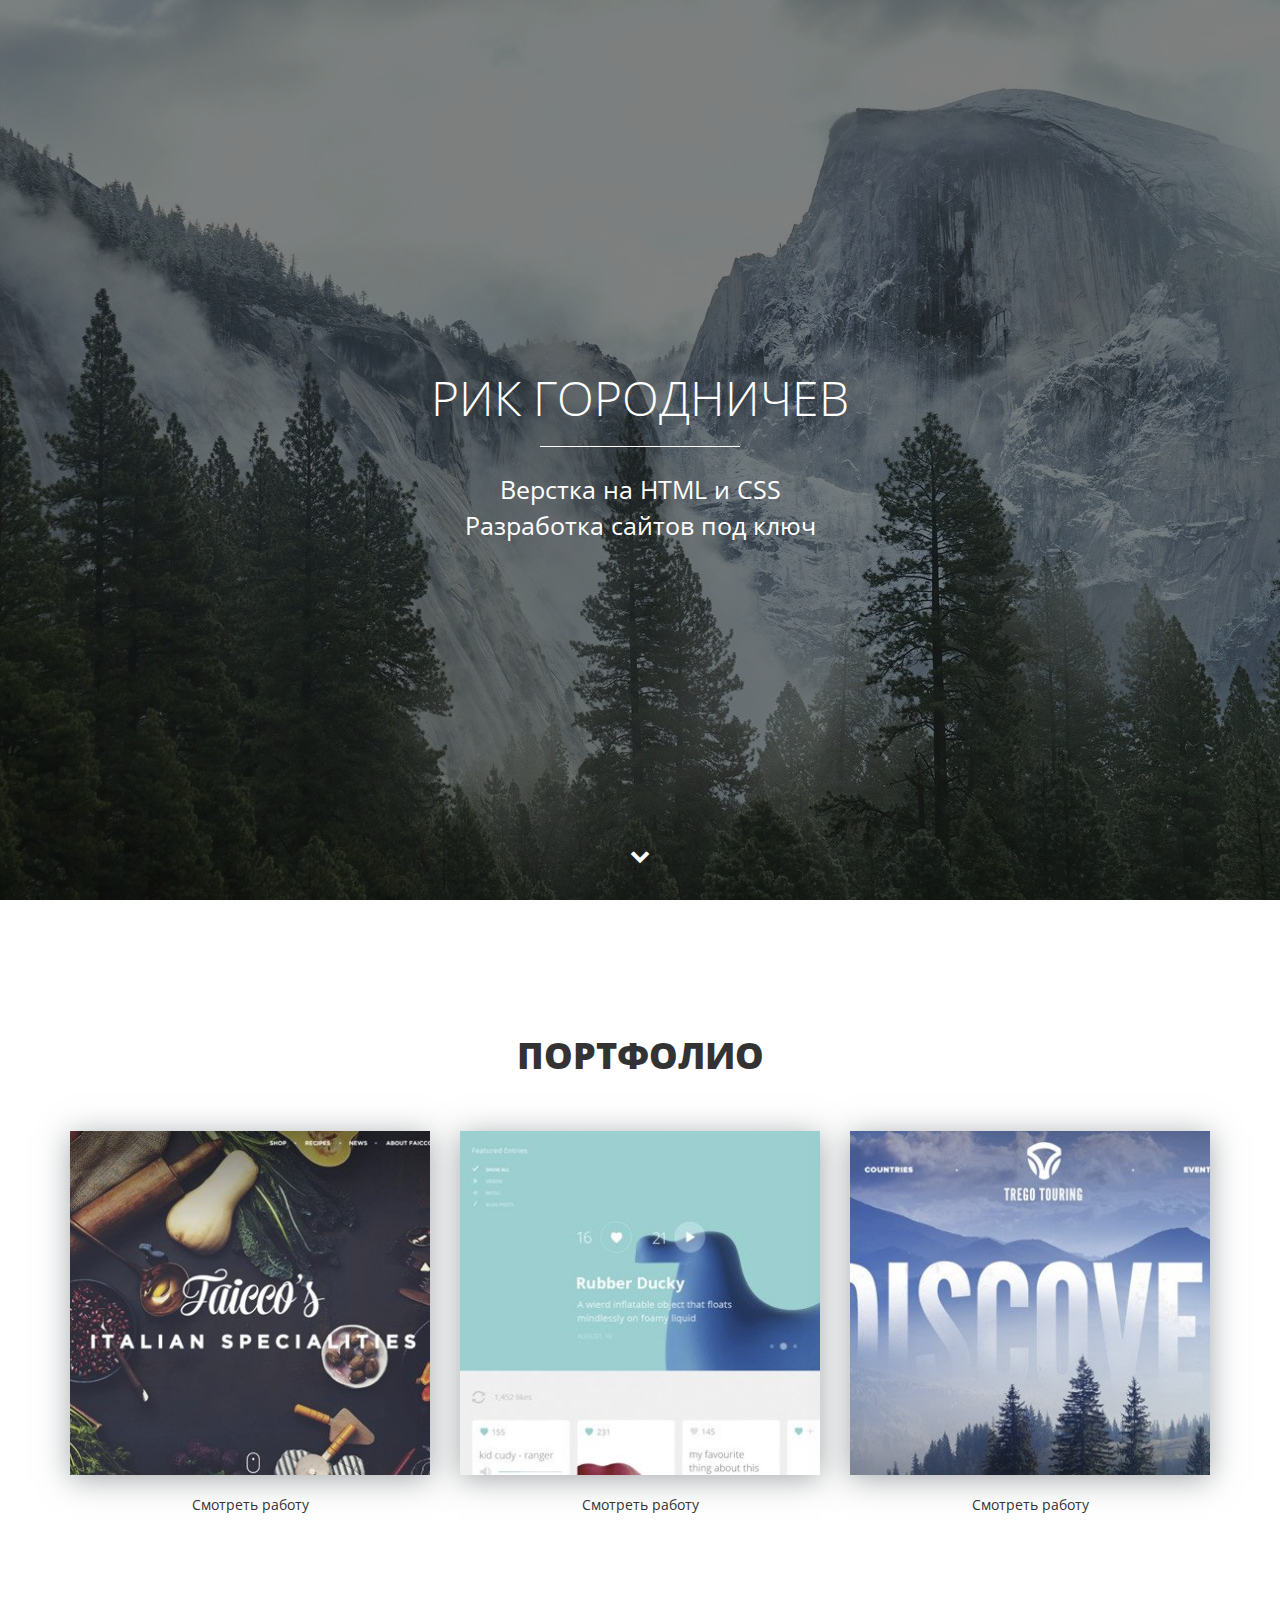
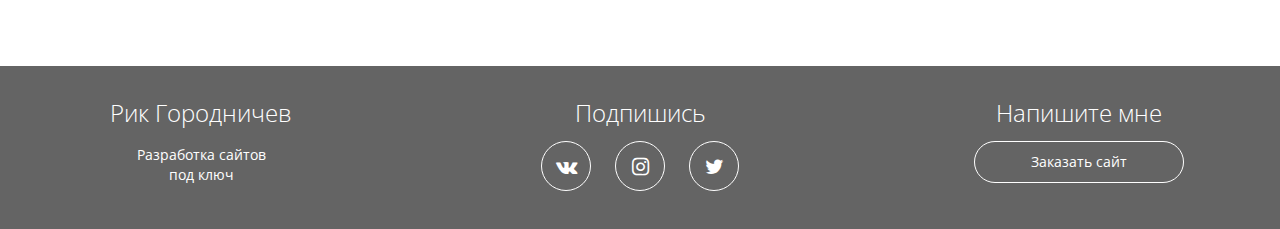
<file: index.html>
<!DOCTYPE html>
<html lang="ru">
  <head>
    <meta charset="utf-8">
    <meta http-equiv="X-UA-Compatible" content="IE=edge">
    <meta name="viewport" content="width=device-width, initial-scale=1">
    <meta property="og:url" content="">
    <meta property="og:type" content="website">
    <meta property="og:title" content="Рик Городничев - верстка сайтов на HTML и CSS">
    <meta property="og:image" content="">
    <meta property="og:description" content="Закажите разработку сайта без посредников от 5 990 рублей">
    <meta property="og:site_name" content="Портфолио верстальщика">
    <meta property="article:author" content="Рик Городничев">
    <title>Рик Городничев - Портфолио </title>
    <link href="https://fonts.googleapis.com/css?family=Open+Sans:400,700&amp;subset=cyrillic" rel="stylesheet">
    <link href="css/bootstrap.min.css" rel="stylesheet">
    <link rel="stylesheet" href="css/fontello.css">
    <link rel="stylesheet" href="css/fontello-embedded.css">
    <link href="css/style.css" rel="stylesheet">
    <link rel="shortcut icon" type="image/x-icon" href="favicon.ico">
    <!--[if lt IE 9]>
      <script src="https://oss.maxcdn.com/html5shiv/3.7.3/html5shiv.min.js"></script>
      <script src="https://oss.maxcdn.com/respond/1.4.2/respond.min.js"></script>
    <![endif]-->
  </head>
  <body>
    
    <div class="main">
    <div class="main-overlay"></div> 
      <div class="wrapper">
          <div class="main-header">
            <h1>Рик городничев </h1>
            <div class="main-line"></div>
            <p>Верстка на HTML и CSS <br>Разработка сайтов под ключ</p>
          </div>
      </div>
      <a class="main-down slowly" href="#portfolio"><i class="icon-down-open"></i></a>
    </div>

    <div class="portfolio" id ="portfolio">
      <div class="container">
        <h2 class="section-header">Портфолио</h2>
        <div class="row">
        <div class="col-md-4">
              <div class="portfolio-block">
              <img src="img/portfolio/1.jpg" alt="Работа №1">
              <a data-toggle="modal" data-work='work-1' href="#work">Смотреть работу</a>
              </div>
            </div>
            <div class="col-md-4">
              <div class="portfolio-block">
              <img src="img/portfolio/2.jpg" alt="Работа №2">
              <a data-toggle="modal" data-work='work-2' href="#work">Смотреть работу</a>
              </div>
            </div>
            <div class="col-md-4">
              <div class="portfolio-block">
              <img src="img/portfolio/3.jpg" alt="Работа №3">
              <a data-toggle="modal" data-work='work-3' href="#work">Смотреть работу</a>
              </div>
            </div>
          </div>
        </div>
      </div>

    <div class="footer">
      <div class="container">
        <div class="row">
        <div class="col-md-3">
          <strong>Рик Городничев</strong>
          <p>Разработка сайтов <br> под ключ</p>
        </div>
        <div class="col-md-6">
          <strong>Подпишись</strong>
          <div class="social-links">
            <a href="http://vk.me/id64171353"><i class="icon-vk"></i></a>
            <a href="#"><i class="icon-instagram"></i></a>
            <a href="#"><i class="icon-twitter"></i></a>
          </div>
        </div>
        <div class="col-md-3">
        <strong>Напишите мне</strong>
        <a href="http://vk.me/id64171353" class="offer-btn">Заказать сайт</a></div>
      </div>
      </div>
    </div>

      <!-- Всплывающие окна -->
      <div class="modal fade" id="work" role="dialog">
        <div class="modal-dialog" role="document">
          <div class="modal-content">
            <div class="modal-header">
              <button type="button" class="close" data-dismiss="modal" aria-label="Close"><span aria-hidden="true">&times;</span></button>
              <h4 class="modal-title">Описание проекта</h4>
            </div>
            <div class="modal-body">
              
            </div>
          </div>
        </div>
      </div>

    <!-- jQuery (necessary for Bootstrap's JavaScript plugins) -->
    <script src="https://ajax.googleapis.com/ajax/libs/jquery/1.12.4/jquery.min.js"></script>
    <script src="js/bootstrap.min.js"></script>
    <script>
      $(function() {
        var link = $('a[data-toggle="modal"]');
        link.on('click', function(event) {
          var work = $(this).attr('data-work');
          var modal = $('.modal');
          modal.find('.modal-body').load(work+'.html');
        });
      });
    </script>
    <script>
      $(".slowly").on("click", function (event) {
        event.preventDefault();
        var id = $(this).attr('href'),
        top = $(id).offset().top;
        $('body,html').animate({scrollTop: top}, 600);
      });
    </script>
  </body>
</html>
</file>
<file: css/fontello.css>
@font-face {
  font-family: 'fontello';
  src: url('../font/fontello.eot?17844697');
  src: url('../font/fontello.eot?17844697#iefix') format('embedded-opentype'),
       url('../font/fontello.woff2?17844697') format('woff2'),
       url('../font/fontello.woff?17844697') format('woff'),
       url('../font/fontello.ttf?17844697') format('truetype'),
       url('../font/fontello.svg?17844697#fontello') format('svg');
  font-weight: normal;
  font-style: normal;
}
/* Chrome hack: SVG is rendered more smooth in Windozze. 100% magic, uncomment if you need it. */
/* Note, that will break hinting! In other OS-es font will be not as sharp as it could be */
/*
@media screen and (-webkit-min-device-pixel-ratio:0) {
  @font-face {
    font-family: 'fontello';
    src: url('../font/fontello.svg?17844697#fontello') format('svg');
  }
}
*/
 
 [class^="icon-"]:before, [class*=" icon-"]:before {
  font-family: "fontello";
  font-style: normal;
  font-weight: normal;
  speak: none;
 
  display: inline-block;
  text-decoration: inherit;
  width: 1em;
  margin-right: .2em;
  text-align: center;
  /* opacity: .8; */
 
  /* For safety - reset parent styles, that can break glyph codes*/
  font-variant: normal;
  text-transform: none;
 
  /* fix buttons height, for twitter bootstrap */
  line-height: 1em;
 
  /* Animation center compensation - margins should be symmetric */
  /* remove if not needed */
  margin-left: .2em;
 
  /* you can be more comfortable with increased icons size */
  /* font-size: 120%; */
 
  /* Font smoothing. That was taken from TWBS */
  -webkit-font-smoothing: antialiased;
  -moz-osx-font-smoothing: grayscale;
 
  /* Uncomment for 3D effect */
  /* text-shadow: 1px 1px 1px rgba(127, 127, 127, 0.3); */
}
 
.icon-down-open:before { content: '\e800'; } /* '' */
.icon-twitter:before { content: '\f099'; } /* '' */
.icon-instagram:before { content: '\f16d'; } /* '' */
.icon-vk:before { content: '\f189'; } /* '' */
</file>
<file: css/fontello-embedded.css>
@font-face {
  font-family: 'fontello';
  src: url('../font/fontello.eot?46818787');
  src: url('../font/fontello.eot?46818787#iefix') format('embedded-opentype'),
       url('../font/fontello.svg?46818787#fontello') format('svg');
  font-weight: normal;
  font-style: normal;
}
@font-face {
  font-family: 'fontello';
  src: url('[data-uri]') format('woff'),
       url('[data-uri]') format('truetype');
}
/* Chrome hack: SVG is rendered more smooth in Windozze. 100% magic, uncomment if you need it. */
/* Note, that will break hinting! In other OS-es font will be not as sharp as it could be */
/*
@media screen and (-webkit-min-device-pixel-ratio:0) {
  @font-face {
    font-family: 'fontello';
    src: url('../font/fontello.svg?46818787#fontello') format('svg');
  }
}
*/
 
 [class^="icon-"]:before, [class*=" icon-"]:before {
  font-family: "fontello";
  font-style: normal;
  font-weight: normal;
  speak: none;
 
  display: inline-block;
  text-decoration: inherit;
  width: 1em;
  margin-right: .2em;
  text-align: center;
  /* opacity: .8; */
 
  /* For safety - reset parent styles, that can break glyph codes*/
  font-variant: normal;
  text-transform: none;
     
  /* fix buttons height, for twitter bootstrap */
  line-height: 1em;
 
  /* Animation center compensation - margins should be symmetric */
  /* remove if not needed */
  margin-left: .2em;
 
  /* you can be more comfortable with increased icons size */
  /* font-size: 120%; */
 
  /* Uncomment for 3D effect */
  /* text-shadow: 1px 1px 1px rgba(127, 127, 127, 0.3); */
}
.icon-down-open:before { content: '\e800'; } /* '' */
.icon-twitter:before { content: '\f099'; } /* '' */
.icon-instagram:before { content: '\f16d'; } /* '' */
.icon-vk:before { content: '\f189'; } /* '' */
</file>
<file: css/style.css>
body {
	font-family: 'Open Sans', sans-serif;
}

html {
	font-size: 10px;
}
a:focus {
	text-decoration: none;
	outline: none;
}
.wrapper {
	display:table-cell;
	vertical-align:middle;
}

.main {
	position: relative;
	display: table;
	width: 100%;
	text-align: center;
	color: #fff;
	height: 100vh;
	background: #000 url(../img/main-bg.jpg) center center no-repeat;
}

.main-overlay {
	position: absolute;
	z-index: 1;
	width: 100%;
	height: 100%;
	background-color: rgba(0,0,0,.5);
}

.main h1 {
margin-bottom: 1.4rem;
font-weight: 300;
text-transform: uppercase;
font-size: 4.8rem;
}

.main p {
	font-size: 2.5rem;
}

.main-header {
position: relative;
z-index: 2;
}

.main-line {
 width: 200px;
 height: 1px;
 background-color: #fff;
 margin: 0 auto;
}

.main-down {
	position: absolute;
	color: #fff;
	z-index: 4;
	bottom: 2rem;
	display: inline-block;
	font-size: 2rem;
	width: 50px;
	height: 50px;
	border-radius: 50%;
	border: 1px solid transparent;
	line-height: 50px;
	left: 50%;
	margin-left: -25px;
	transition: 0.2s;
}
.main-down:hover {
	color: #fff;
	border-color: #fff;
}

/*Портфолио*/
.portfolio {
	padding: 10rem 0px;
	text-align: center;
}

.section-header {
	text-transform: uppercase;
	font-size: 3.6rem;
	font-weight: 800;
	margin-bottom: 5rem;
}
.portfolio img {
	width: 100%;
	max-width: 360px;
	box-shadow: 0px 4px 29px 0px rgba(87, 92, 97, 0.54);
}

.portfolio a {
	display: block;
	margin: 2rem auto 5rem;
	color: #333;
	width: 17rem;
	border-bottom: 1px solid transparent;
}

.portfolio a:hover {
	text-decoration: none;
	border-bottom: 1px dotted #333;
}

/*Footer*/
.footer {
	background-color: #646464;
	color: #fff;
	text-align: center;
	padding: 3rem;
}
.footer strong {
	font-weight: 300;
	font-size: 2.4rem;
}
.social-links {
	margin-top: 1rem;
}
.social-links a {
	width: 5rem;
	height: 5rem;
	line-height: 5rem;
	display: inline-block;
	color: #fff;
	border: solid 1px #fff;
	border-radius: 50%;
	margin-left: 1rem;
	margin-right: 1rem;
	font-size: 2rem;
	transition: .2s;
}
.social-links a:hover {
	background-color: #fff;
	color: #646464;
}

.offer-btn {
	display: block;
	width: 80%;
	max-width: 300px;
	margin: 1rem auto;
	border: 1px solid #fff;
	padding-top: 1rem;
	padding-bottom: 1rem;
	color: #fff;
	border-radius: 100px;
	transition: .2s;

}
.offer-btn:hover {
	text-decoration: none;
	background-color: #fff;
	color: #646464;
}

.modal img {
	width: 100%;
}

.modal-title {
	font-weight: 800;
	font-size: 2rem;
}

.close {
	background-color: transparent;
	border: none;
	font-size: 2.5rem;
	position:absolute;
	right: 2rem;
	top: 1rem;
}

.modal-btn {
	display: inline-block;
	color: #333;
	border: 1px solid #333;
	padding: 10px 20px;
	border-radius: 100px;
	transition: .2s;
}
.modal-btn:hover {
	background-color: #333;
	color: #fff;
	text-decoration: none;
}
@media (min-width: 0px) and (max-width:767px) {
html {
	font-size: .5rem;
}
.footer strong {
	margin-top: 3rem;
	display: inline-block;
}
	
}
</file>
